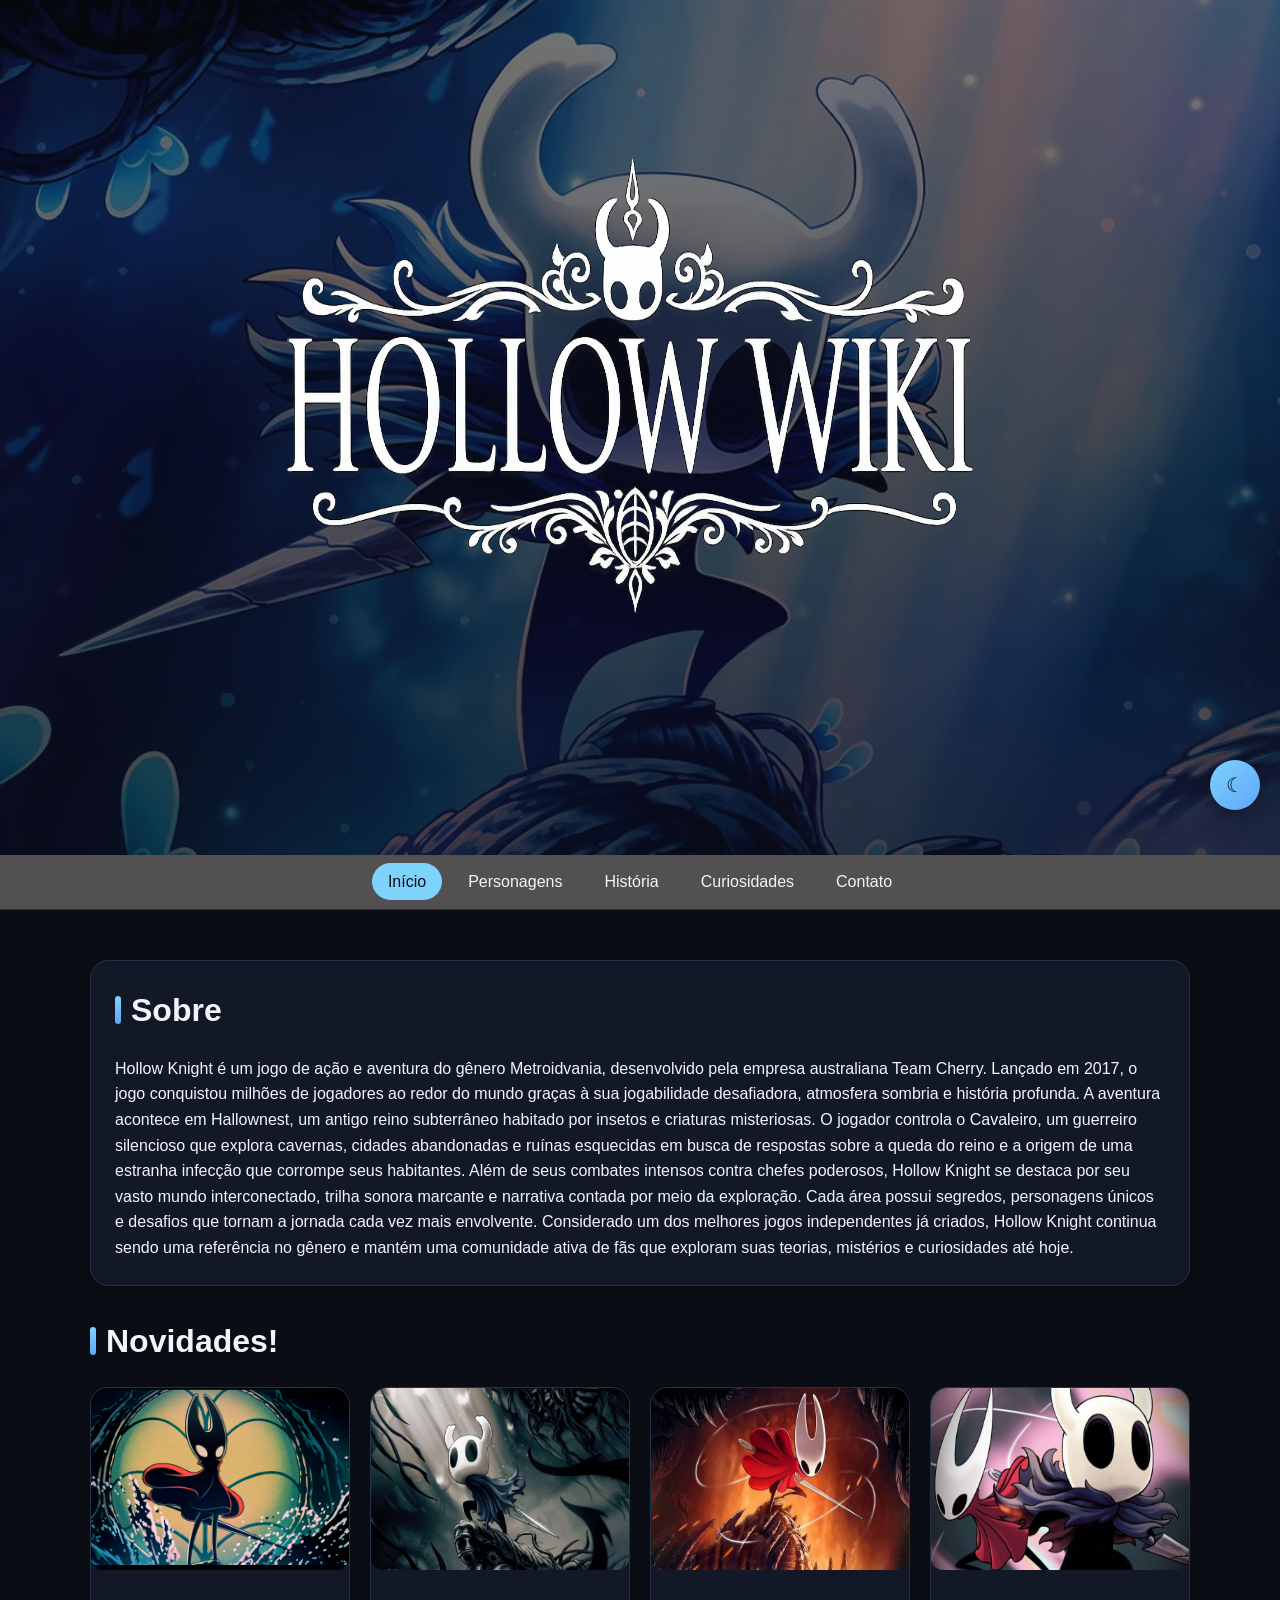
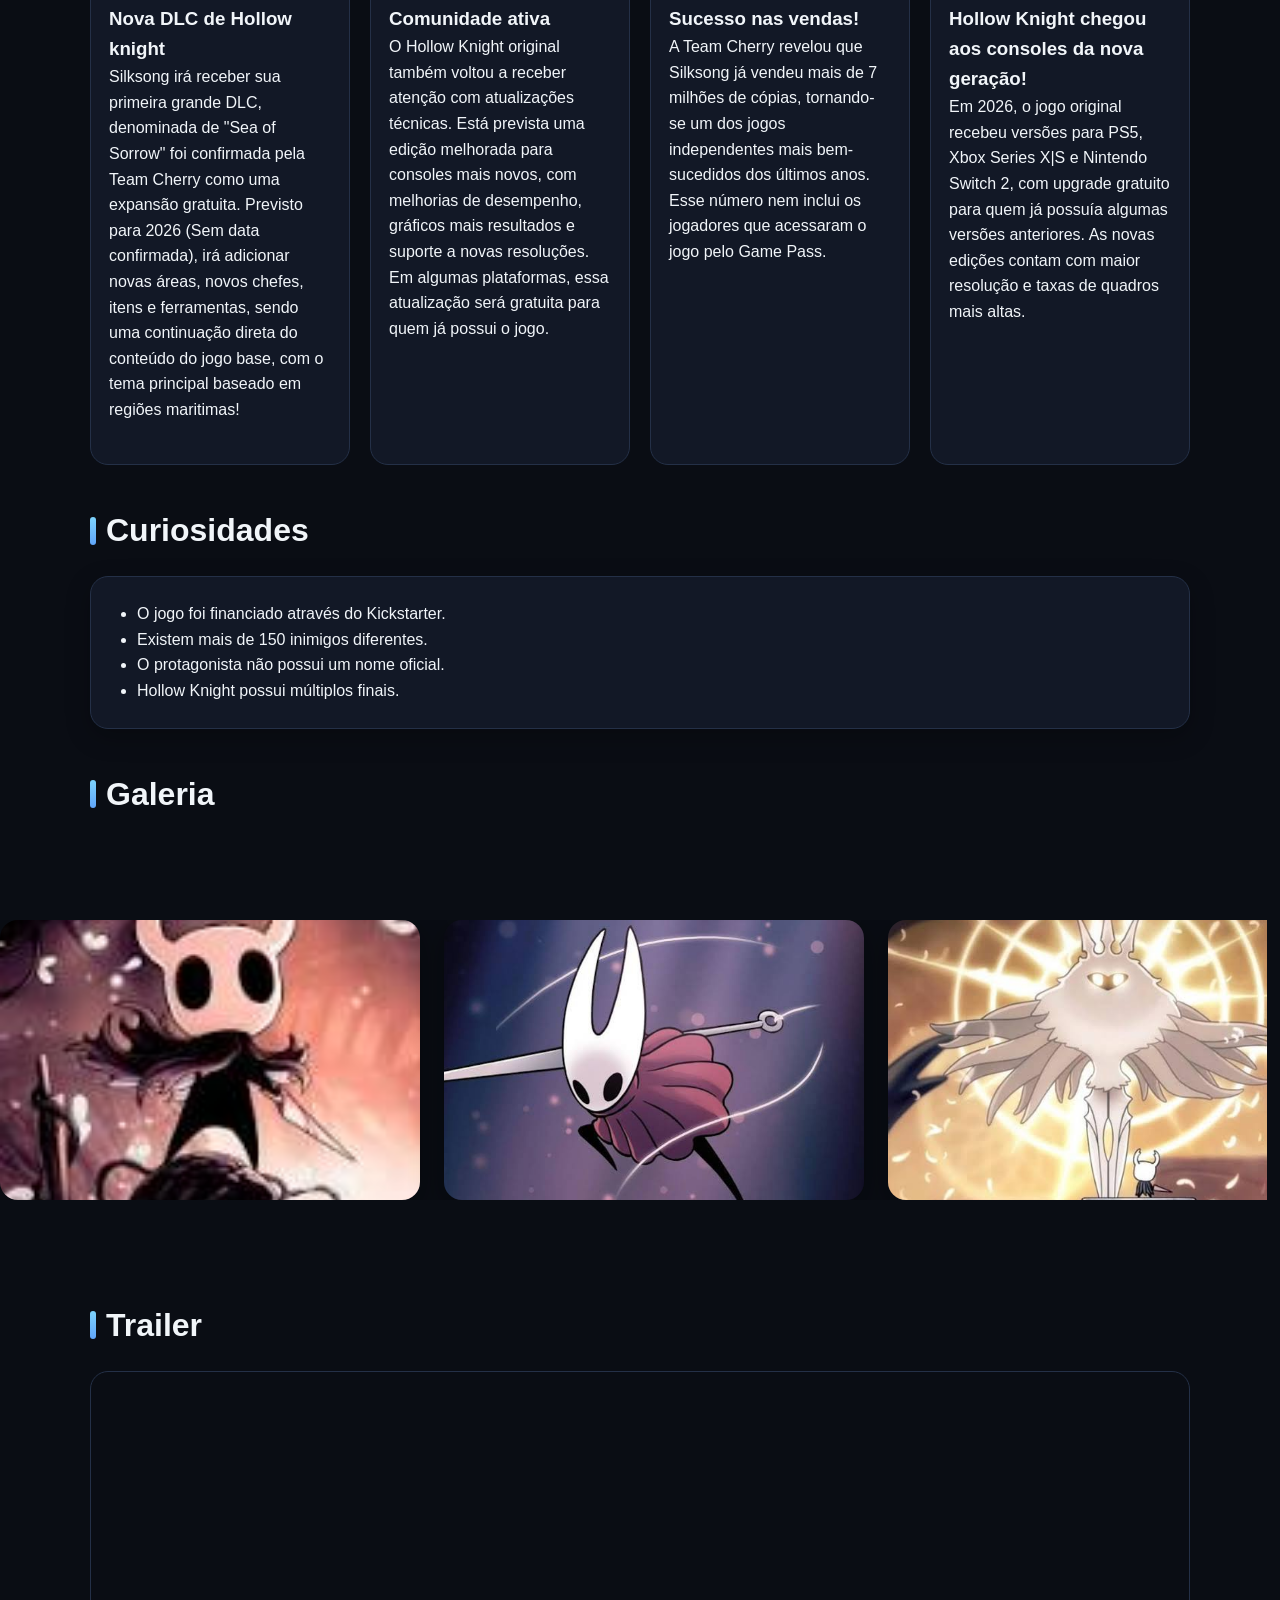
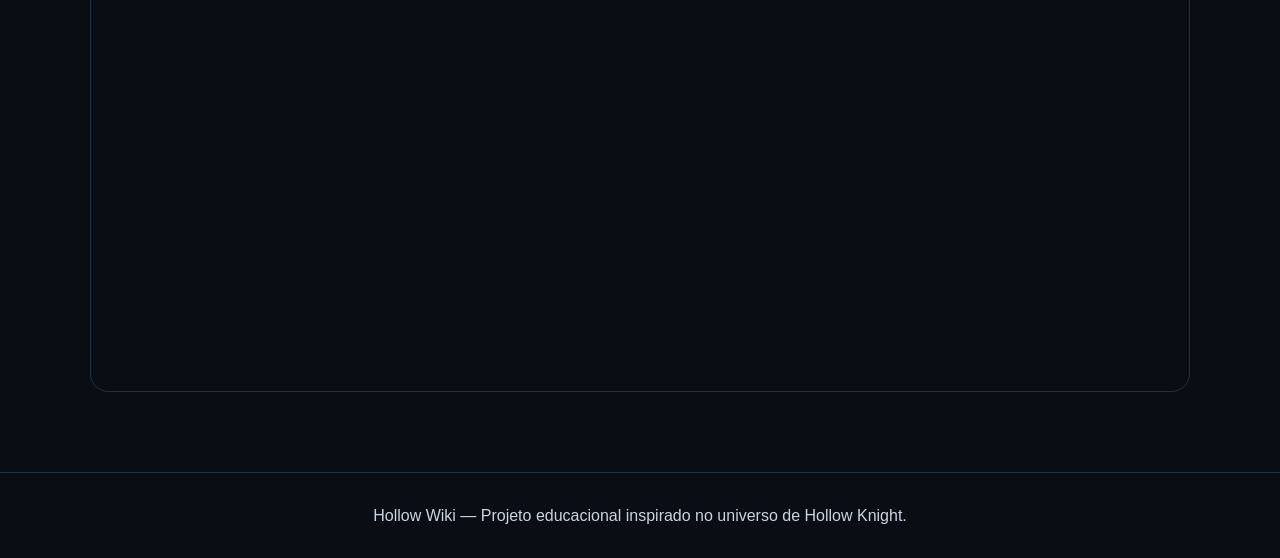
<file: index.html>
<!DOCTYPE html>
<html lang="pt-br">
<head>
    <meta charset="UTF-8">
    <meta name="viewport" content="width=device-width, initial-scale=1.0">
    <title>Hollow Wiki</title>
    <link rel="stylesheet" href="style.css">
</head>
<body>
<header class="hero">
    <div class="hero-content">
        <img src="img/hollowbanner.png" alt="">
    </div>
</header>


<nav>
    <ul>
        <li><a href="index.html" class="active">Início</a></li>
        <li><a href="personagens.html" class="">Personagens</a></li>
        <li><a href="historia.html" class="">História</a></li>
        <li><a href="curiosidades.html" class="">Curiosidades</a></li>
        <li><a href="contato.html" class="">Contato</a></li>
    </ul>
</nav>


<main class="container">
    <section class="card">
        <h2 class="section-title">Sobre</h2>
        <p>
        
            Hollow Knight é um jogo de ação e aventura do gênero Metroidvania, desenvolvido pela empresa australiana Team Cherry. Lançado em 2017, o jogo conquistou milhões de jogadores ao redor do mundo graças à sua jogabilidade desafiadora, atmosfera sombria e história profunda.

            A aventura acontece em Hallownest, um antigo reino subterrâneo habitado por insetos e criaturas misteriosas. O jogador controla o Cavaleiro, um guerreiro silencioso que explora cavernas, cidades abandonadas e ruínas esquecidas em busca de respostas sobre a queda do reino e a origem de uma estranha infecção que corrompe seus habitantes.

            Além de seus combates intensos contra chefes poderosos, Hollow Knight se destaca por seu vasto mundo interconectado, trilha sonora marcante e narrativa contada por meio da exploração. Cada área possui segredos, personagens únicos e desafios que tornam a jornada cada vez mais envolvente.

            Considerado um dos melhores jogos independentes já criados, Hollow Knight continua sendo uma referência no gênero e mantém uma comunidade ativa de fãs que exploram suas teorias, mistérios e curiosidades até hoje.

        </p>
    </section>

    <section style="margin-top:30px;">
        <h2 class="section-title">Novidades!</h2>
        <div class="news-grid">
            <article class="news-card">
                <img src="img/card1.png" alt="DLC Sea of Sorrow">
                <div class="content">
                    <h3>Nova DLC de Hollow knight</h3>
                    <p>Silksong irá receber sua primeira grande DLC, denominada de "Sea of Sorrow" foi confirmada pela Team Cherry como uma expansão gratuita. Previsto para 2026 (Sem data confirmada), irá adicionar novas áreas, novos chefes, itens e ferramentas, sendo uma continuação direta do conteúdo do jogo base, com o tema principal baseado em regiões maritimas! </p>
                </div>
            </article>
            <article class="news-card">
                <img src="img/card2.jpeg" alt="Atualização do Hollow Knight">
                <div class="content">
                    <h3>Comunidade ativa</h3>
                    <p>O Hollow Knight original também voltou a receber atenção com atualizações técnicas. Está prevista uma edição melhorada para consoles mais novos, com melhorias de desempenho, gráficos mais resultados e suporte a novas resoluções. Em algumas plataformas, essa atualização será gratuita para quem já possui o jogo.</p>
                </div>
            </article>
            <article class="news-card">
                 <img src="img/card3.jpeg" alt="sucesso nas vendas">
                <div class="content">
                    <h3>Sucesso nas vendas!</h3>
                    <p>A Team Cherry revelou que Silksong já vendeu mais de 7 milhões de cópias, tornando-se um dos jogos independentes mais bem-sucedidos dos últimos anos. Esse número nem inclui os jogadores que acessaram o jogo pelo Game Pass.</p>
                </div>
            </article>
            
             <article class="news-card">
                <img src="img/card4.jpeg" alt="Hollow Knight nos consoles da nova geração">
                <div class="content">
                    <h3>Hollow Knight chegou aos consoles da nova geração!</h3>
                    <p>Em 2026, o jogo original recebeu versões para PS5, Xbox Series X|S e Nintendo Switch 2, com upgrade gratuito para quem já possuía algumas versões anteriores. As novas edições contam com maior resolução e taxas de quadros mais altas.</p>
                </div>
            </article>
        </div>
    </section>

    <section style="margin-top:40px;">
        <h2 class="section-title">Curiosidades</h2>
        <div class="card">
            <ul class="custom">
                <li>O jogo foi financiado através do Kickstarter.</li>
                <li>Existem mais de 150 inimigos diferentes.</li>
                <li>O protagonista não possui um nome oficial.</li>
                <li>Hollow Knight possui múltiplos finais.</li>
            </ul>
        </div>
    </section>

    <section style="margin-top:40px;">
        <h2 class="section-title">Galeria</h2>
        <!-- ALTERAÇÃO: estrutura de carrossel com imagens -->
        <div class="Carrossel">
            <div class="track">
                <div class="slide"><img src="img/the knigth.jpeg" alt="Knight"></div>
                <div class="slide"><img src="img/hornet.jpeg" alt="Hornet"></div>
                <div class="slide"><img src="img/radiance.jpeg" alt="Radiance"></div>
                <div class="slide"><img src="img/Grimm.jpeg" alt="Grimm"></div>
                <div class="slide"><img src="img/hollownest.webp" alt="Hallownest"></div>
                <div class="slide"><img src="img/card1.png" alt="DLC Sea of Sorrow"></div>
                <!-- duplicação para loop contínuo -->
                <div class="slide" aria-hidden="true"><img src="img/the knigth.jpeg" alt="Knight"></div>
                <div class="slide" aria-hidden="true"><img src="img/hornet.jpeg" alt="Hornet"></div>
                <div class="slide" aria-hidden="true"><img src="img/radiance.jpeg" alt="Radiance"></div>
                <div class="slide" aria-hidden="true"><img src="img/Grimm.jpeg" alt="Grimm"></div>
                <div class="slide" aria-hidden="true"><img src="img/hollownest.webp" alt="Hallownest"></div>
                <div class="slide" aria-hidden="true"><img src="img/card1.png" alt="DLC Sea of Sorrow"></div>
            </div>
        </div>
    </section>

    <section style="margin-top:40px;">
        <h2 class="section-title">Trailer</h2>
        <div class="video-wrap">
            <iframe src="https://www.youtube.com/embed/UAO2urG23S4" title="Hollow Knight Trailer" frameborder="0" allowfullscreen></iframe>
        </div>
    </section>
</main>


<footer>
    <p>Hollow Wiki — Projeto educacional inspirado no universo de Hollow Knight.</p>
</footer>

<button id="themeBtn" title="Alternar tema">☾</button>
<button id="topBtn" title="Voltar ao topo">↑</button>
<script src="script.js"></script>

</body>
</html>
</file>
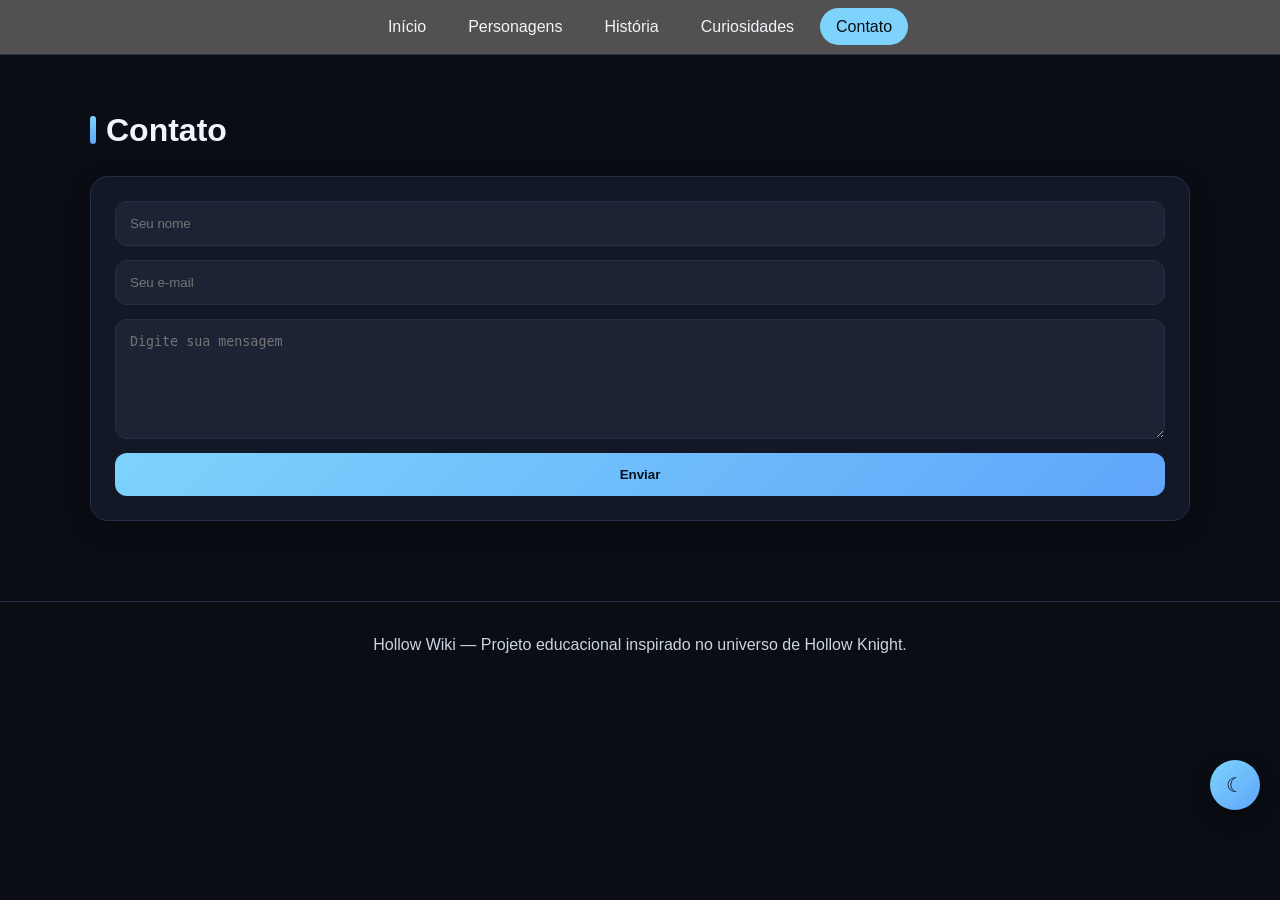
<file: contato.html>
<!DOCTYPE html>
<html lang="pt-br">
<head>
    <meta charset="UTF-8">
    <meta name="viewport" content="width=device-width, initial-scale=1.0">
    <title>Contato - Hollow Wiki</title>
    <link rel="stylesheet" href="style.css">
</head>
<body>

<nav>
    <ul>
        <li><a href="index.html" class="">Início</a></li>
        <li><a href="personagens.html" class="">Personagens</a></li>
        <li><a href="historia.html" class="">História</a></li>
        <li><a href="curiosidades.html" class="">Curiosidades</a></li>
        <li><a href="contato.html" class="active">Contato</a></li>
    </ul>
</nav>


<main class="container">
    <h1 class="section-title">Contato</h1>

    <div class="card">
        <form class="contact-form">
            <input type="text" placeholder="Seu nome" required>
            <input type="email" placeholder="Seu e-mail" required>
            <textarea rows="6" placeholder="Digite sua mensagem" required></textarea>
            <button class="primary-btn" type="submit">Enviar</button>
        </form>
    </div>
</main>


<footer>
    <p>Hollow Wiki — Projeto educacional inspirado no universo de Hollow Knight.</p>
</footer>

<button id="themeBtn" title="Alternar tema">☾</button>
<button id="topBtn" title="Voltar ao topo">↑</button>
<script src="script.js"></script>

</body>
</html>
</file>
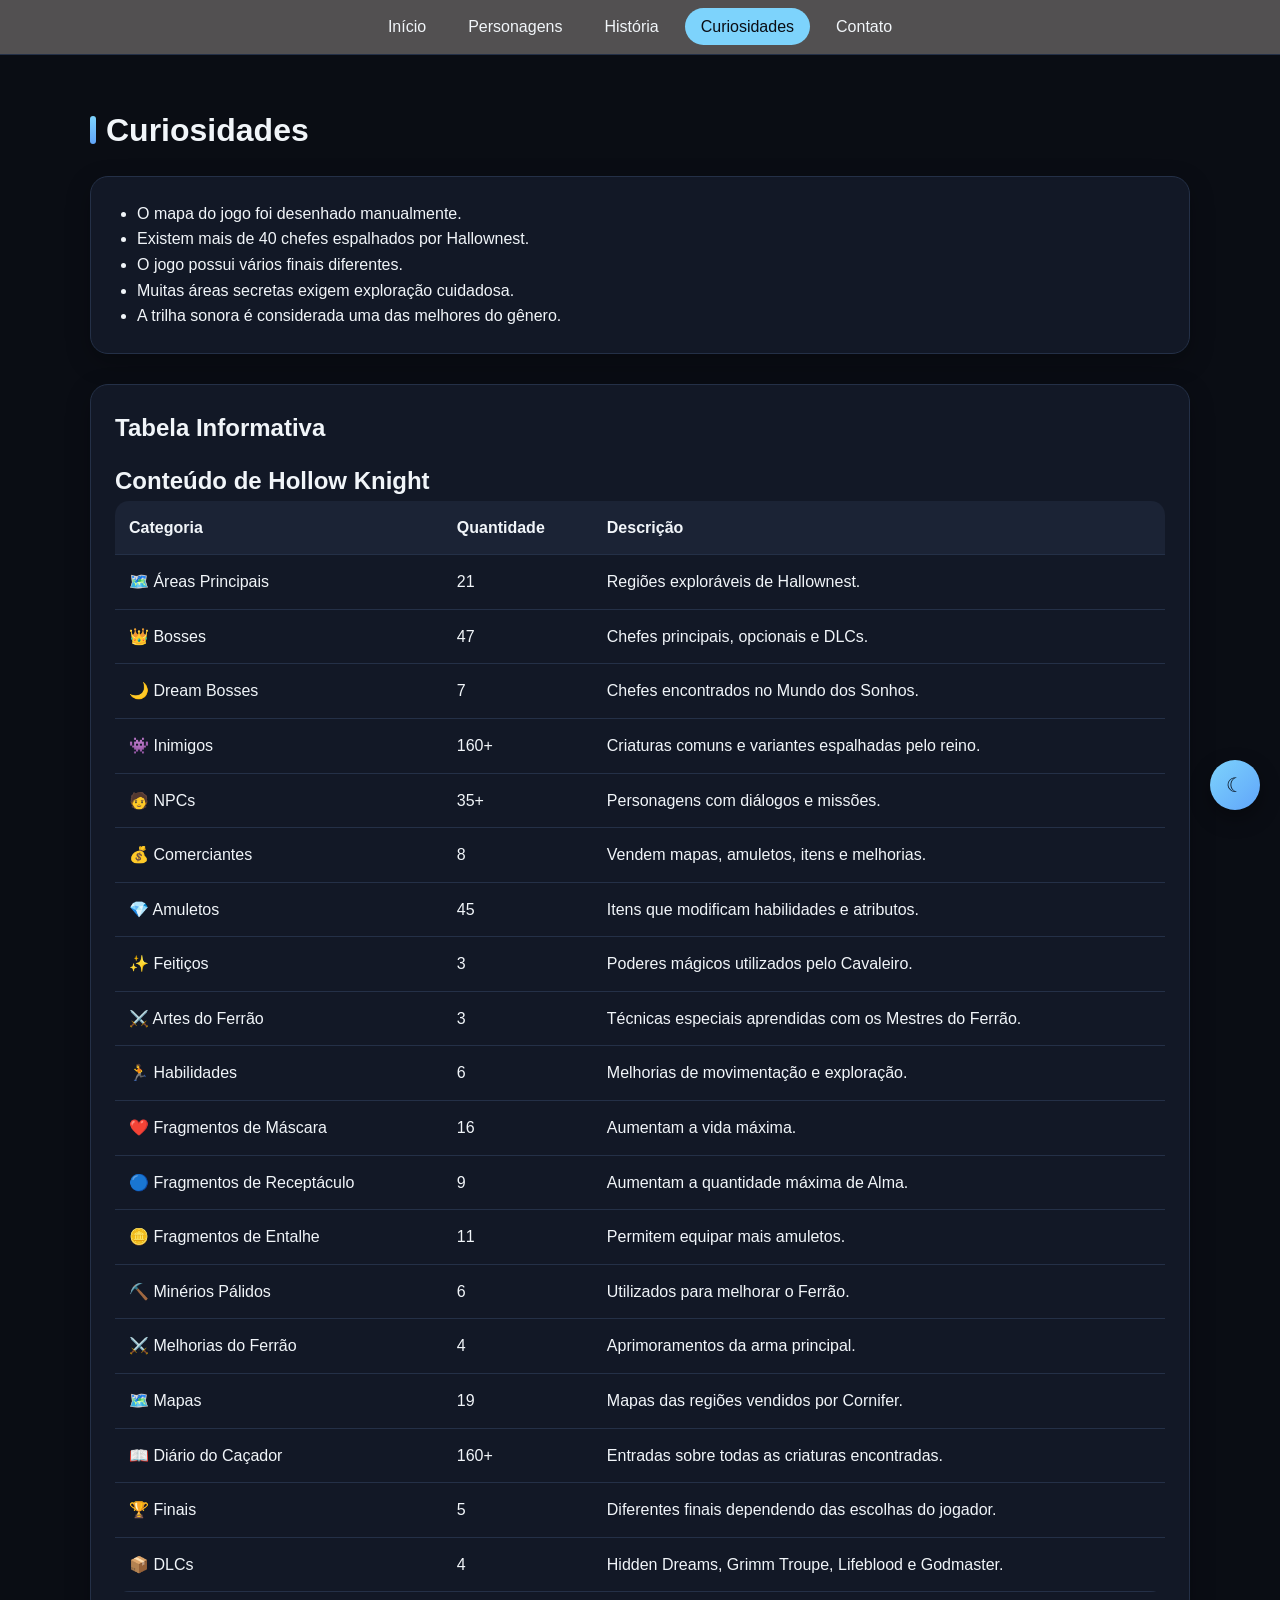
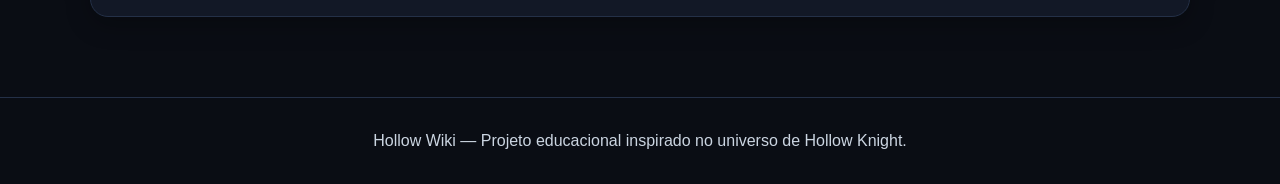
<file: curiosidades.html>
<!DOCTYPE html>
<html lang="pt-br">
<head>
    <meta charset="UTF-8">
    <meta name="viewport" content="width=device-width, initial-scale=1.0">
    <title>Curiosidades - Hollow Wiki</title>
    <link rel="stylesheet" href="style.css">
</head>
<body>

<nav>
    <ul>
        <li><a href="index.html" class="">Início</a></li>
        <li><a href="personagens.html" class="">Personagens</a></li>
        <li><a href="historia.html" class="">História</a></li>
        <li><a href="curiosidades.html" class="active">Curiosidades</a></li>
        <li><a href="contato.html" class="">Contato</a></li>
    </ul>
</nav>


<main class="container">
    <h1 class="section-title">Curiosidades</h1>

    <div class="card">
        <ul class="custom">
            <li>O mapa do jogo foi desenhado manualmente.</li>
            <li>Existem mais de 40 chefes espalhados por Hallownest.</li>
            <li>O jogo possui vários finais diferentes.</li>
            <li>Muitas áreas secretas exigem exploração cuidadosa.</li>
            <li>A trilha sonora é considerada uma das melhores do gênero.</li>
        </ul>
    </div>

    <div style="margin-top:30px;" class="card">
        <h2 style="margin-bottom:15px;">Tabela Informativa</h2>
<section class="info-jogo">
    <h2>Conteúdo de Hollow Knight</h2>

    <table class="tabela-hk">
        <thead>
            <tr>
                <th>Categoria</th>
                <th>Quantidade</th>
                <th>Descrição</th>
            </tr>
        </thead>

        <tbody>
            <tr>
                <td>🗺️ Áreas Principais</td>
                <td>21</td>
                <td>Regiões exploráveis de Hallownest.</td>
            </tr>

            <tr>
                <td>👑 Bosses</td>
                <td>47</td>
                <td>Chefes principais, opcionais e DLCs.</td>
            </tr>

            <tr>
                <td>🌙 Dream Bosses</td>
                <td>7</td>
                <td>Chefes encontrados no Mundo dos Sonhos.</td>
            </tr>

            <tr>
                <td>👾 Inimigos</td>
                <td>160+</td>
                <td>Criaturas comuns e variantes espalhadas pelo reino.</td>
            </tr>

            <tr>
                <td>🧑 NPCs</td>
                <td>35+</td>
                <td>Personagens com diálogos e missões.</td>
            </tr>

            <tr>
                <td>💰 Comerciantes</td>
                <td>8</td>
                <td>Vendem mapas, amuletos, itens e melhorias.</td>
            </tr>

            <tr>
                <td>💎 Amuletos</td>
                <td>45</td>
                <td>Itens que modificam habilidades e atributos.</td>
            </tr>

            <tr>
                <td>✨ Feitiços</td>
                <td>3</td>
                <td>Poderes mágicos utilizados pelo Cavaleiro.</td>
            </tr>

            <tr>
                <td>⚔️ Artes do Ferrão</td>
                <td>3</td>
                <td>Técnicas especiais aprendidas com os Mestres do Ferrão.</td>
            </tr>

            <tr>
                <td>🏃 Habilidades</td>
                <td>6</td>
                <td>Melhorias de movimentação e exploração.</td>
            </tr>

            <tr>
                <td>❤️ Fragmentos de Máscara</td>
                <td>16</td>
                <td>Aumentam a vida máxima.</td>
            </tr>

            <tr>
                <td>🔵 Fragmentos de Receptáculo</td>
                <td>9</td>
                <td>Aumentam a quantidade máxima de Alma.</td>
            </tr>

            <tr>
                <td>🪙 Fragmentos de Entalhe</td>
                <td>11</td>
                <td>Permitem equipar mais amuletos.</td>
            </tr>

            <tr>
                <td>⛏️ Minérios Pálidos</td>
                <td>6</td>
                <td>Utilizados para melhorar o Ferrão.</td>
            </tr>

            <tr>
                <td>⚔️ Melhorias do Ferrão</td>
                <td>4</td>
                <td>Aprimoramentos da arma principal.</td>
            </tr>

            <tr>
                <td>🗺️ Mapas</td>
                <td>19</td>
                <td>Mapas das regiões vendidos por Cornifer.</td>
            </tr>

            <tr>
                <td>📖 Diário do Caçador</td>
                <td>160+</td>
                <td>Entradas sobre todas as criaturas encontradas.</td>
            </tr>

            <tr>
                <td>🏆 Finais</td>
                <td>5</td>
                <td>Diferentes finais dependendo das escolhas do jogador.</td>
            </tr>

            <tr>
                <td>📦 DLCs</td>
                <td>4</td>
                <td>Hidden Dreams, Grimm Troupe, Lifeblood e Godmaster.</td>
            </tr>
        </tbody>
    </table>
</section>
    </div>
</main>


<footer>
    <p>Hollow Wiki — Projeto educacional inspirado no universo de Hollow Knight.</p>
</footer>

<button id="themeBtn" title="Alternar tema">☾</button>
<button id="topBtn" title="Voltar ao topo">↑</button>
<script src="script.js"></script>

</body>
</html>
</file>
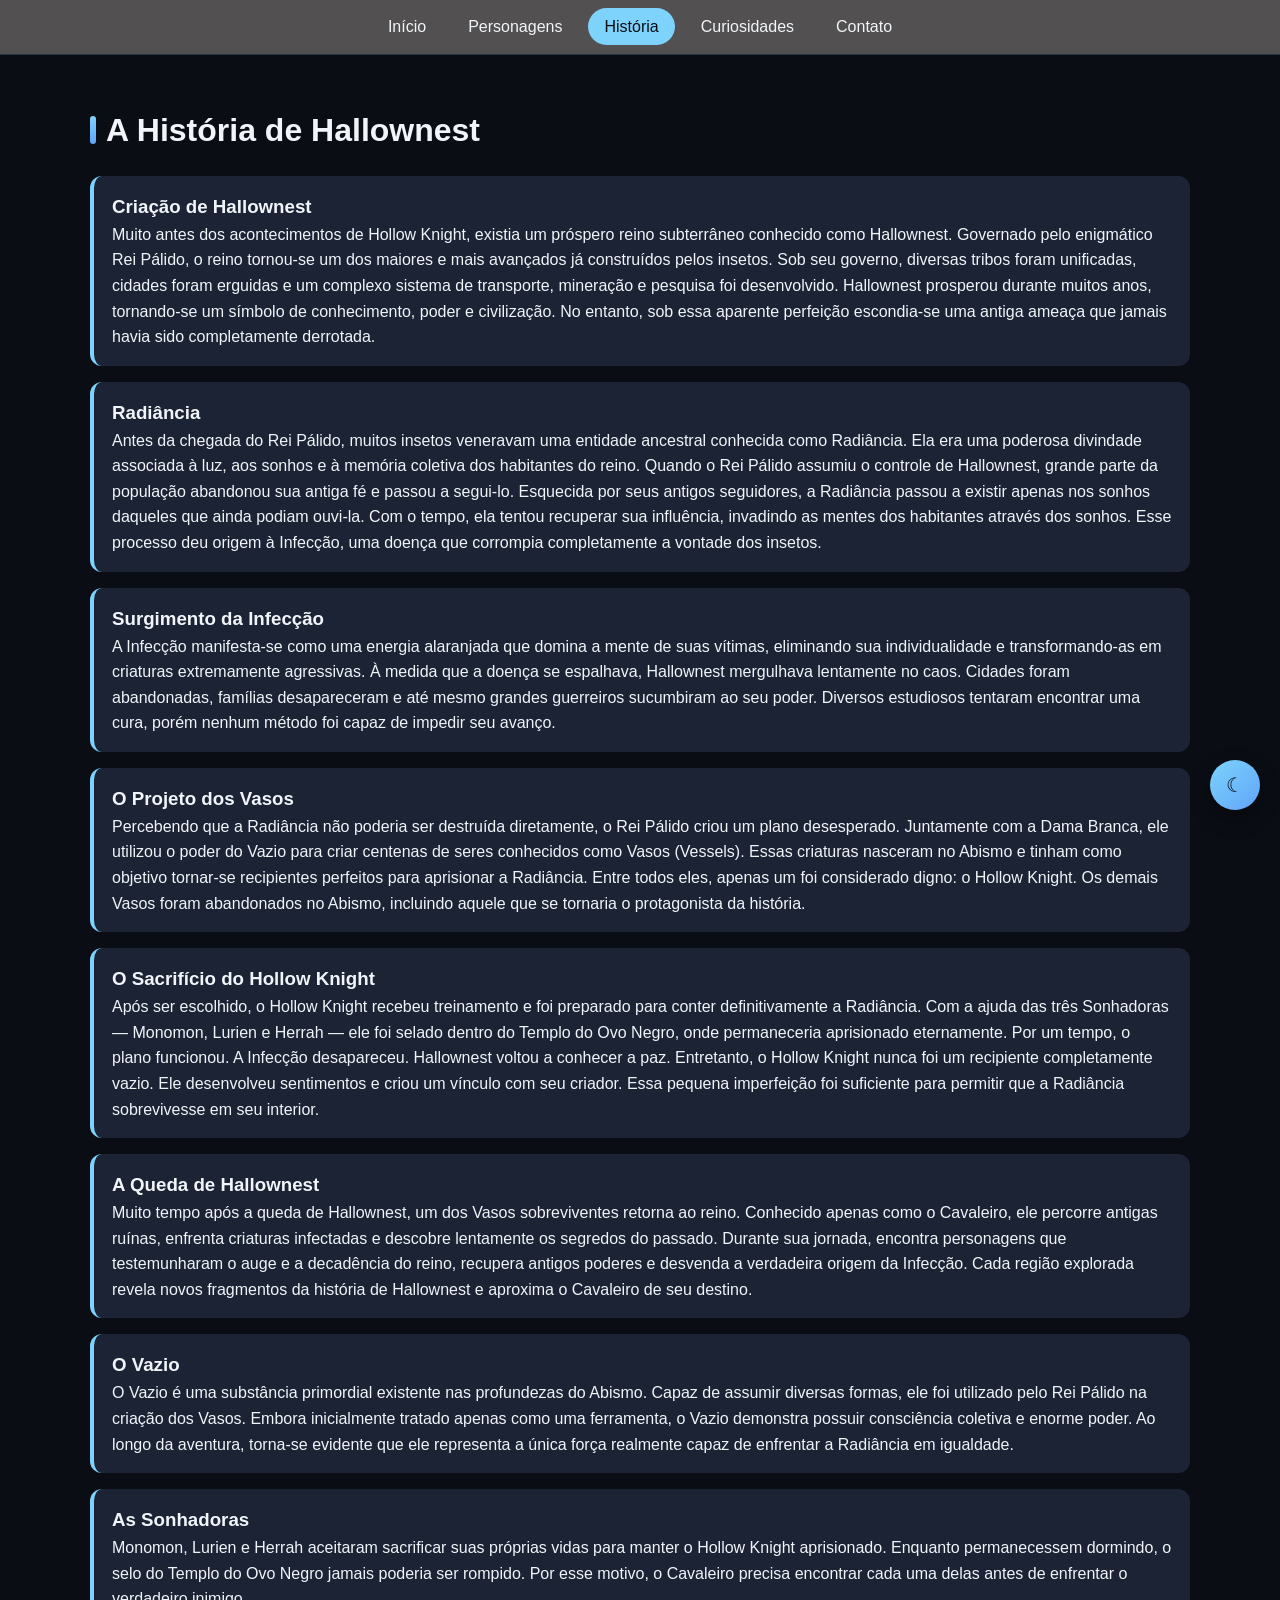
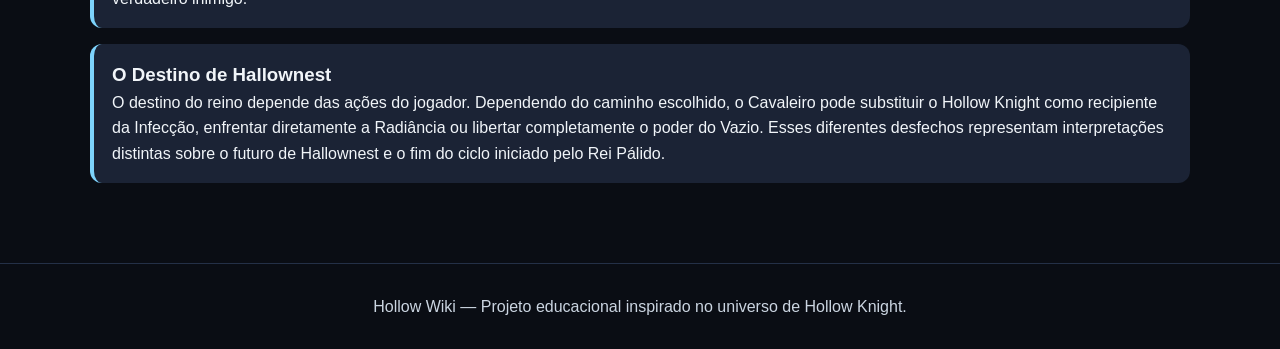
<file: historia.html>
<!DOCTYPE html>
<html lang="pt-br">
<head>
    <meta charset="UTF-8">
    <meta name="viewport" content="width=device-width, initial-scale=1.0">
    <title>História - Hollow Wiki</title>
    <link rel="stylesheet" href="style.css">
</head>
<body>

<nav>
    <ul>
        <li><a href="index.html" class="">Início</a></li>
        <li><a href="personagens.html" class="">Personagens</a></li>
        <li><a href="historia.html" class="active">História</a></li>
        <li><a href="curiosidades.html" class="">Curiosidades</a></li>
        <li><a href="contato.html" class="">Contato</a></li>
    </ul>
</nav>


<main class="container">
    <h1 class="section-title">A História de Hallownest</h1>

    <div class="timeline">
        <div class="event">
            <h3>Criação de Hallownest</h3>
            <p>Muito antes dos acontecimentos de Hollow Knight, existia um próspero reino subterrâneo conhecido como Hallownest. Governado pelo enigmático Rei Pálido, o reino tornou-se um dos maiores e mais avançados já construídos pelos insetos. Sob seu governo, diversas tribos foram unificadas, cidades foram erguidas e um complexo sistema de transporte, mineração e pesquisa foi desenvolvido.
Hallownest prosperou durante muitos anos, tornando-se um símbolo de conhecimento, poder e civilização. No entanto, sob essa aparente perfeição escondia-se uma antiga ameaça que jamais havia sido completamente derrotada.</p>
        </div>

        <div class="event">
            <h3>Radiância</h3>
            <p>Antes da chegada do Rei Pálido, muitos insetos veneravam uma entidade ancestral conhecida como Radiância. Ela era uma poderosa divindade associada à luz, aos sonhos e à memória coletiva dos habitantes do reino.

Quando o Rei Pálido assumiu o controle de Hallownest, grande parte da população abandonou sua antiga fé e passou a segui-lo. Esquecida por seus antigos seguidores, a Radiância passou a existir apenas nos sonhos daqueles que ainda podiam ouvi-la.

Com o tempo, ela tentou recuperar sua influência, invadindo as mentes dos habitantes através dos sonhos. Esse processo deu origem à Infecção, uma doença que corrompia completamente a vontade dos insetos.</p>
        </div>

        <div class="event">
            <h3>Surgimento da Infecção</h3>
            <p>A Infecção manifesta-se como uma energia alaranjada que domina a mente de suas vítimas, eliminando sua individualidade e transformando-as em criaturas extremamente agressivas.

À medida que a doença se espalhava, Hallownest mergulhava lentamente no caos. Cidades foram abandonadas, famílias desapareceram e até mesmo grandes guerreiros sucumbiram ao seu poder.

Diversos estudiosos tentaram encontrar uma cura, porém nenhum método foi capaz de impedir seu avanço.</p>
        </div>

        <div class="event">
            <h3>O Projeto dos Vasos</h3>
            <p>Percebendo que a Radiância não poderia ser destruída diretamente, o Rei Pálido criou um plano desesperado.

Juntamente com a Dama Branca, ele utilizou o poder do Vazio para criar centenas de seres conhecidos como Vasos (Vessels).

Essas criaturas nasceram no Abismo e tinham como objetivo tornar-se recipientes perfeitos para aprisionar a Radiância.

Entre todos eles, apenas um foi considerado digno: o Hollow Knight.

Os demais Vasos foram abandonados no Abismo, incluindo aquele que se tornaria o protagonista da história.</p>
        </div>

        <div class="event">
            <h3>O Sacrifício do Hollow Knight</h3>
            <p>Após ser escolhido, o Hollow Knight recebeu treinamento e foi preparado para conter definitivamente a Radiância.

Com a ajuda das três Sonhadoras — Monomon, Lurien e Herrah — ele foi selado dentro do Templo do Ovo Negro, onde permaneceria aprisionado eternamente.

Por um tempo, o plano funcionou.

A Infecção desapareceu.

Hallownest voltou a conhecer a paz.

Entretanto, o Hollow Knight nunca foi um recipiente completamente vazio.

Ele desenvolveu sentimentos e criou um vínculo com seu criador.

Essa pequena imperfeição foi suficiente para permitir que a Radiância sobrevivesse em seu interior.</p>
        </div>

        <div class="event">
            <h3>A Queda de Hallownest</h3>
            <p>Muito tempo após a queda de Hallownest, um dos Vasos sobreviventes retorna ao reino.

Conhecido apenas como o Cavaleiro, ele percorre antigas ruínas, enfrenta criaturas infectadas e descobre lentamente os segredos do passado.

Durante sua jornada, encontra personagens que testemunharam o auge e a decadência do reino, recupera antigos poderes e desvenda a verdadeira origem da Infecção.

Cada região explorada revela novos fragmentos da história de Hallownest e aproxima o Cavaleiro de seu destino.</p>
        </div>

        <div class="event">
            <h3>O Vazio</h3>
            <p>O Vazio é uma substância primordial existente nas profundezas do Abismo.

Capaz de assumir diversas formas, ele foi utilizado pelo Rei Pálido na criação dos Vasos.

Embora inicialmente tratado apenas como uma ferramenta, o Vazio demonstra possuir consciência coletiva e enorme poder.

Ao longo da aventura, torna-se evidente que ele representa a única força realmente capaz de enfrentar a Radiância em igualdade.</p>
        </div>

        <div class="event">
            <h3>As Sonhadoras</h3>
            <p>Monomon, Lurien e Herrah aceitaram sacrificar suas próprias vidas para manter o Hollow Knight aprisionado.

Enquanto permanecessem dormindo, o selo do Templo do Ovo Negro jamais poderia ser rompido.

Por esse motivo, o Cavaleiro precisa encontrar cada uma delas antes de enfrentar o verdadeiro inimigo.</p>
        </div>

        <div class="event">
            <h3>O Destino de Hallownest</h3>
            <p>O destino do reino depende das ações do jogador.

Dependendo do caminho escolhido, o Cavaleiro pode substituir o Hollow Knight como recipiente da Infecção, enfrentar diretamente a Radiância ou libertar completamente o poder do Vazio.

Esses diferentes desfechos representam interpretações distintas sobre o futuro de Hallownest e o fim do ciclo iniciado pelo Rei Pálido.</p>
        </div>
    </div>
</main>


<footer>
    <p>Hollow Wiki — Projeto educacional inspirado no universo de Hollow Knight.</p>
</footer>

<button id="themeBtn" title="Alternar tema">☾</button>
<button id="topBtn" title="Voltar ao topo">↑</button>
<script src="script.js"></script>

</body>
</html>
</file>
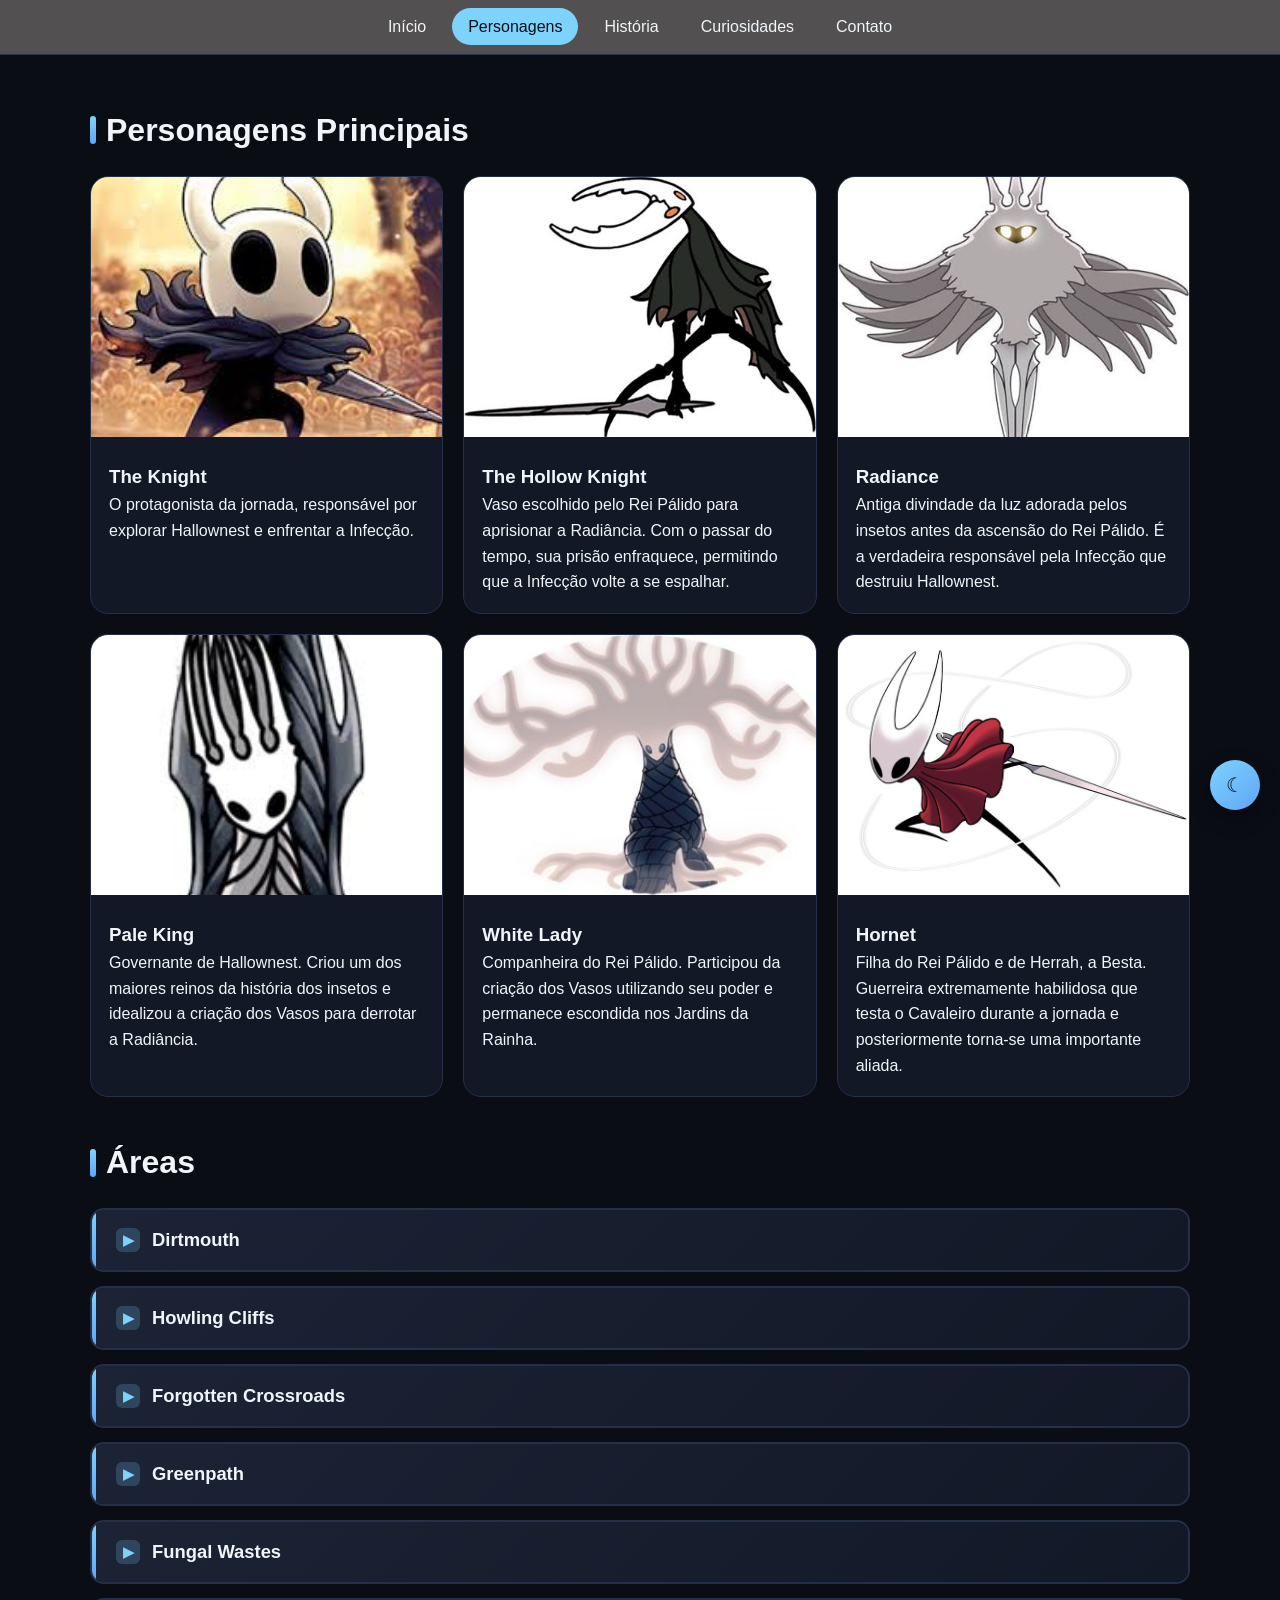
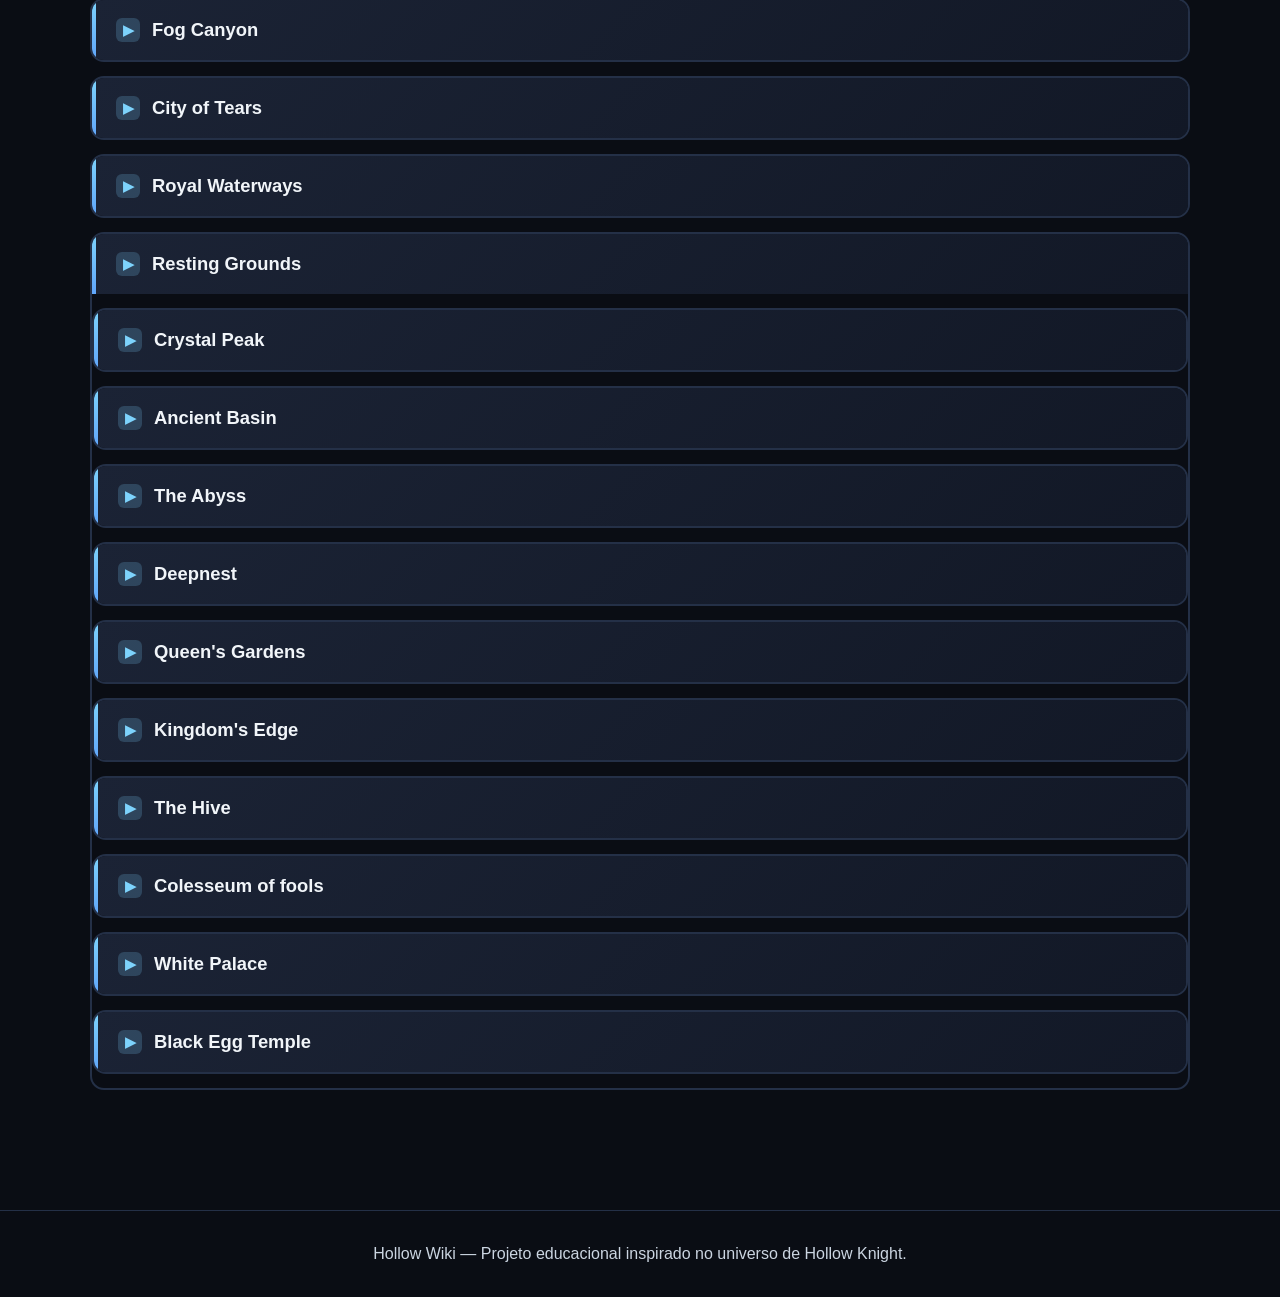
<file: personagens.html>
<!DOCTYPE html>
<html lang="pt-br">
<head>
    <meta charset="UTF-8">
    <meta name="viewport" content="width=device-width, initial-scale=1.0">
    <title>Personagens - Hollow Wiki</title>
    <link rel="stylesheet" href="style.css">
</head>
<body>

<nav>
    <ul>
        <li><a href="index.html" class="">Início</a></li>
        <li><a href="personagens.html" class="active">Personagens</a></li>
        <li><a href="historia.html" class="">História</a></li>
        <li><a href="curiosidades.html" class="">Curiosidades</a></li>
        <li><a href="contato.html" class="">Contato</a></li>
    </ul>
</nav>

<main class="container">
    <section style="margin-bottom:40px;">
        <h1 class="section-title">Personagens Principais</h1>
        <div class="characters">
            <div class="character-card">
                <img src="personagens/Knight.jpeg" alt="O Cavaleiro">
                <div class="content">
                    <h3>The Knight</h3>
                    <p>O protagonista da jornada, responsável por explorar Hallownest e enfrentar a Infecção.</p>
                </div>
            </div>

            <div class="character-card">
                <img src="personagens/HollowKnight.jpeg" alt="O Cavaleiro">
                <div class="content">
                    <h3>The Hollow Knight</h3>
                    <p>Vaso escolhido pelo Rei Pálido para aprisionar a Radiância. Com o passar do tempo, sua prisão enfraquece, permitindo que a Infecção volte a se espalhar.</p>
                </div>
            </div>

            <div class="character-card">
                <img src="personagens/Radiance.jpeg" alt="Radiance">
                <div class="content">
                    <h3>Radiance</h3>
                    <p>Antiga divindade da luz adorada pelos insetos antes da ascensão do Rei Pálido. É a verdadeira responsável pela Infecção que destruiu Hallownest.</p>
                </div>
            </div>

            <div class="character-card">
                <img src="personagens/PaleKing.jpeg" alt="Pale King">
                <div class="content">
                    <h3>Pale King</h3>
                    <p>Governante de Hallownest. Criou um dos maiores reinos da história dos insetos e idealizou a criação dos Vasos para derrotar a Radiância.</p>
                </div>
            </div>

             <div class="character-card">
                <img src="personagens/White Lady.jpeg" alt="White Lady">
                <div class="content">
                    <h3>White Lady</h3>
                    <p>Companheira do Rei Pálido. Participou da criação dos Vasos utilizando seu poder e permanece escondida nos Jardins da Rainha.</p>
                </div>
            </div>
            

            <div class="character-card">
                <img src="personagens/Hornet.jpeg" alt="Hornet">
                <div class="content">
                    <h3>Hornet</h3>
                    <p>Filha do Rei Pálido e de Herrah, a Besta. 
                    Guerreira extremamente habilidosa que testa o Cavaleiro durante 
                    a jornada e posteriormente torna-se uma importante aliada.</p>
                </div>
            </div>
        </div>
    </section>

  
    <!-- ADIÇÃO: Seções por Área do Jogo com Accordion -->
    <section style="margin-bottom:40px;">
        <h2 class="section-title">Áreas</h2>
                     <!--Dirtmouth -->
        <div class="accordion-item">
            <button class="accordion-header" data-area="Dirtmouth">
                <span class="accordion-icon">▶</span> Dirtmouth
            </button>
            <div class="accordion-content" id="Dirtmouth" style="display:none;">
                <div class="area-section">
                    <h3 class="area-subtitle">Mapa</h3>
                    <div class="characters">   
                        <div class="character-card2">
                            <img src="áreas/Dirtmouth.jpeg" alt="Dirtmouth">
                            <div class="content">
                        
                            </div>
                        </div>
                    </div>
                </div>
               
                
            </div>
        </div>
                   <!--Howling Cliffs-->
        <div class="accordion-item">
            <button class="accordion-header" data-area="howlingcliffs">
                <span class="accordion-icon">▶</span> Howling Cliffs
            </button>
            <div class="accordion-content" id="howlingcliffs" style="display:none;">
                <div class="area-section">
                    <h3 class="area-subtitle">Mapa</h3>
                    <div class="characters">
                        <div class="character2-card">
                            <img src="áreas/Howling Cliffs.jpeg" alt="Shell Knight">
                            <div class="content">
                                
                            </div>
                        </div>
                    </div>
                </div>
                
                
            </div>
        </div>
                            <!--Forgotten Crossroads-->
        <div class="accordion-item">
            <button class="accordion-header" data-area="forgottencrossroads">
                <span class="accordion-icon">▶</span> Forgotten Crossroads
            </button>
            <div class="accordion-content" id="forgottencrossroads" style="display:none;">
                <div class="area-section">
                    <h3 class="area-subtitle">Mapa</h3>
                    <div class="characters">
                        <div class="character2-card">
                            <img src="áreas/Forgotten crossroads map.jpeg" alt="Forgotten Crossroads">
                           
                            
                        </div>
                    </div>
                </div>
                
            </div>
        </div>
                         <!-- Greenpath -->
        <div class="accordion-item">
            <button class="accordion-header" data-area="greenpath">
                <span class="accordion-icon">▶</span> Greenpath
            </button>
            <div class="accordion-content" id="greenpath" style="display:none;">
                <div class="area-section">
                    <h3 class="area-subtitle">Mapa</h3>
                    <div class="characters">
                        <div class="character2-card">
                            <img src="áreas/greenpatfh.jpeg" alt="Greenpath">
                           
                            
                        </div>
                    </div>
                </div>
                
            </div>
        </div>
        <!-- Fungal Wastes-->
         <div class="accordion-item">
            <button class="accordion-header" data-area="fungalwastes">
                <span class="accordion-icon">▶</span> Fungal Wastes
            </button>
            <div class="accordion-content" id="fungalwastes" style="display:none;">
                <div class="area-section">
                    <h3 class="area-subtitle">Mapa</h3>
                    <div class="characters">
                        <div class="character2-card">
                            <img src="áreas/Fungal wastes map.jpeg" alt="Fungal Wastes">
                           
                            
                        </div>
                    </div>
                </div>
                
            </div>
        </div>
        <!-- Fog canyon -->
        <div class="accordion-item">
            <button class="accordion-header" data-area="fogcanyon">
                <span class="accordion-icon">▶</span> Fog Canyon
            </button>
            <div class="accordion-content" id="fogcanyon" style="display:none;">
                <div class="area-section">
                    <h3 class="area-subtitle">Mapa</h3>
                    <div class="characters">
                        <div class="character2-card">
                            <img src="áreas/Fog Canyon.jpeg" alt="Fog Canyon">
                           
                        </div>
                    </div>
                </div>
            </div>
        </div>

        <!-- City of Tears -->
        <div class="accordion-item">
            <button class="accordion-header" data-area="cityoftears">
                <span class="accordion-icon">▶</span> City of Tears
            </button>
            <div class="accordion-content" id="cityoftears" style="display:none;">
                <div class="area-section">
                    <h3 class="area-subtitle">Mapa</h3>
                    <div class="characters">
                        <div class="character2-card">
                            <img src="áreas/City of tears map.jpeg" alt="City of Tears">
                           
                            
                        </div>
                    </div>
                </div>
                
            </div>
        </div>
        <!-- Royal Waterways -->
         <div class="accordion-item">
            <button class="accordion-header" data-area="royalwaterways">
                <span class="accordion-icon">▶</span> Royal Waterways
            </button>
            <div class="accordion-content" id="royalwaterways" style="display:none;">
                <div class="area-section">
                    <h3 class="area-subtitle">Mapa</h3>
                    <div class="characters">
                        <div class="character2-card">
                            <img src="áreas/Royal waterways.jpeg" alt="Royal Waterways">
                           
                            
                        </div>
                    </div>
                </div>
                
            </div>
        </div>
        <!--Resting grounds-->
         <div class="accordion-item">
            <button class="accordion-header" data-area="restinggrounds">
                <span class="accordion-icon">▶</span> Resting Grounds
            </button>
            <div class="accordion-content" id="restinggrounds" style="display:none;">
                <div class="area-section">
                    <h3 class="area-subtitle">Mapa</h3>
                    <div class="characters">
                        <div class="character2-card">
                            <img src="áreas/Resting Grounds map hollow knight.jpeg" alt="Resting Grounds">
                           
                            
                        </div>
                    </div>
                </div>
                
            </div>
            <!-- Crystal Peak -->
             <div class="accordion-item">
            <button class="accordion-header" data-area="crystalpeak">
                <span class="accordion-icon">▶</span> Crystal Peak
            </button>
            <div class="accordion-content" id="crystalpeak" style="display:none;">
                <div class="area-section">
                    <h3 class="area-subtitle">Mapa</h3>
                    <div class="characters">
                        <div class="character2-card">
                            <img src="áreas/crystal peak.jpeg" alt="Crystal Peak">
                           
                            
                        </div>
                    </div>
                </div>
                
            </div>
        </div>
        <!-- Ancient Basin -->
         <div class="accordion-item">
            <button class="accordion-header" data-area="ancientbasin">
                <span class="accordion-icon">▶</span> Ancient Basin
            </button>
            <div class="accordion-content" id="ancientbasin" style="display:none;">
                <div class="area-section">
                    <h3 class="area-subtitle">Mapa</h3>
                    <div class="characters">
                        <div class="character2-card">
                            <img src="áreas/Ancient Basin.jpeg" alt="Ancient Basin">
                           
                            
                        </div>
                    </div>
                </div>
                
            </div>
        </div>
        <!--The abyss -->
        <div class="accordion-item">
            <button class="accordion-header" data-area="theabyss">
                <span class="accordion-icon">▶</span> The Abyss
            </button>
            <div class="accordion-content" id="theabyss" style="display:none;">
                <div class="area-section">
                    <h3 class="area-subtitle">Mapa</h3>
                    <div class="characters">
                        <div class="character2-card">
                            <img src="áreas/The Abyss.jpeg" alt="The Abyss">
                           
                            
                        </div>
                    </div>
                </div>
                
            </div>
        </div>
       <!--Deepnest -->
       <div class="accordion-item">
            <button class="accordion-header" data-area="Deepnest">
                <span class="accordion-icon">▶</span> Deepnest
            </button>
            <div class="accordion-content" id="Deepnest" style="display:none;">
                <div class="area-section">
                    <h3 class="area-subtitle">Mapa</h3>
                    <div class="characters">
                        <div class="character2-card">
                            <img src="áreas/Deepnest map.jpeg" alt="Deepnest">
                           
                            
                        </div>
                    </div>
                </div>
                
            </div>
        </div>
        <!-- Queen's Gardens -->
         <div class="accordion-item">
            <button class="accordion-header" data-area="QueensGardens">
                <span class="accordion-icon">▶</span> Queen's Gardens
            </button>
            <div class="accordion-content" id="QueensGardens" style="display:none;">
                <div class="area-section">
                    <h3 class="area-subtitle">Mapa</h3>
                    <div class="characters">
                        <div class="character2-card">
                            <img src="áreas/queens garden.jpeg" alt="Queen's Gardens">
                           
                            
                        </div>
                    </div>
                </div>
                
            </div>
        </div>
        <!--Kingdom's Edge -->
        <div class="accordion-item">
            <button class="accordion-header" data-area="KingdomsEdge">
                <span class="accordion-icon">▶</span> Kingdom's Edge
            </button>
            <div class="accordion-content" id="KingdomsEdge" style="display:none;">
                <div class="area-section">
                    <h3 class="area-subtitle">Mapa</h3>
                    <div class="characters">
                        <div class="character2-card">
                            <img src="áreas/Kingdoms Edge map hollow knight.jpeg" alt="Kingdom's Edge">
                           
                            
                        </div>
                    </div>
                </div>
                
            </div>
        </div>
        <!--The hive-->
        <div class="accordion-item">
            <button class="accordion-header" data-area="TheHive">
                <span class="accordion-icon">▶</span> The Hive
            </button>
            <div class="accordion-content" id="TheHive" style="display:none;">
                <div class="area-section">
                    <h3 class="area-subtitle">Mapa</h3>
                    <div class="characters">
                        <div class="character2-card">
                            <img src="áreas/The hive.jpeg" alt="The Hive">
                           
                            
                        </div>
                    </div>
                </div>
                
            </div>
        </div>
        <!-- Colesseum of fools-->
         <div class="accordion-item">
            <button class="accordion-header" data-area="ColesseumOfFools">
                <span class="accordion-icon">▶</span> Colesseum of fools
            </button>
            <div class="accordion-content" id="ColesseumOfFools" style="display:none;">
                <div class="area-section">
                    <h3 class="area-subtitle">Mapa</h3>
                    <div class="characters">
                        <div class="character2-card">
                            <img src="áreas/colesseum of fouls.jpeg" alt="Colesseum of fools">
                           
                            
                        </div>
                    </div>
                </div>
                
            </div>
        </div>
        <!--White Palace-->
        <div class="accordion-item">
            <button class="accordion-header" data-area="WhitePalace">
                <span class="accordion-icon">▶</span> White Palace
            </button>
            <div class="accordion-content" id="WhitePalace" style="display:none;">
                <div class="area-section">
                    <h3 class="area-subtitle">Mapa</h3>
                    <div class="characters">
                        <div class="character2-card">
                            <img src="áreas/White Palace.jpeg" alt="White Palace">
                           
                            
                        </div>
                    </div>
                </div>
                
            </div>
        </div>
        <!--Black Egg Temple-->
        <div class="accordion-item">
            <button class="accordion-header" data-area="BlackEggTemple">
                <span class="accordion-icon">▶</span> Black Egg Temple
            </button>
            <div class="accordion-content" id="BlackEggTemple" style="display:none;">
                <div class="area-section">
                    <h3 class="area-subtitle">Mapa</h3>
                    <div class="characters">
                        <div class="character2-card">
                            <img src="áreas/Temple of the black egg.jpeg" alt="Black Egg Temple">
                           
                            
                        </div>
                    </div>
                </div>
                
            </div>
        </div>  

    </section>
</main>


<footer>
    <p>Hollow Wiki — Projeto educacional inspirado no universo de Hollow Knight.</p>
</footer>

<button id="themeBtn" title="Alternar tema">☾</button>
<button id="topBtn" title="Voltar ao topo">↑</button>
<script src="script.js"></script>
</body>
</html>
</file>
<file: style.css>
:root{
    --bg:#0a0d14;
    --card:#121826;
    --card2:#1b2335;
    --text:#f1f5f9;
    --muted:#cbd5e1;
    --accent:#7dd3fc;
    --accent2:#60a5fa;
    --border:#243047;
}

body.light{
    --bg:#ffffff;
    --card:#bdbdbd;
    --card2:#bdbdbd;
    --text:#000000;
    --muted:#676767bc;
    --accent:#2563eb;
    --accent2:#1d4ed8;
    --border:#000000;
}

*{margin:0;padding:0;box-sizing:border-box}
html{scroll-behavior:smooth}
body{
    font-family:Segoe UI,Arial,sans-serif;
    background:var(--bg);
    color:var(--text);
    line-height:1.6;
}

header.hero{
    height:95vh;
    background:linear-gradient(rgba(10,13,20,.55),rgba(10,13,20,.75)),url('img/HK_header.webp') center/cover;
    display:flex;
    align-items:center;
    justify-content:center;
    text-align:center;
}

.hero-content img{
    display: flex;
    margin-top: 100px;
    height: 780px;
    width: 860px;
}

.hero-content h1{
    font-size:4rem;
    letter-spacing:2px;
    text-shadow:0 0 15px rgba(125,211,252,.5);
    animation:fadeDown 1s ease;
}

.hero-content p{
    color:var(--muted);
    margin-top:10px;
}

nav{
    position:sticky;
    top:0;
    z-index:1000;
    background:rgba(87, 85, 85, 0.95);
    backdrop-filter:blur(8px);
    border-bottom:1px solid var(--border);
}

nav ul{
    list-style:none;
    display:flex;
    justify-content:center;
    flex-wrap:wrap;
    gap:10px;
    padding:14px;
}

nav a{
    color:var(--text);
    text-decoration:none;
    padding:10px 16px;
    border-radius:999px;
    transition:.3s;
}

nav a:hover, nav a.active{
    background:var(--accent);
    color:#0a0d14;
    transform:translateY(-2px);
}

.container{
    width:min(1100px,92%);
    margin:auto;
    padding:50px 0;
}

.section-title{
    font-size:2rem;
    margin-bottom:20px;
    display:flex;
    align-items:center;
    gap:10px;
}

.section-title::before{
    content:"";
    width:6px;
    height:28px;
    border-radius:3px;
    background:linear-gradient(var(--accent),var(--accent2));
}

.card{
    background:var(--card);
    border:1px solid var(--border);
    border-radius:18px;
    padding:24px;
    box-shadow:0 8px 24px rgba(0,0,0,.25);
}

.news-grid, .gallery, .characters{
    display:grid;
    gap:20px;
}

.news-grid{grid-template-columns:repeat(auto-fit,minmax(250px,1fr));}
.gallery{grid-template-columns:repeat(auto-fit,minmax(220px,1fr));}
.characters{grid-template-columns:repeat(auto-fit,minmax(280px,1fr));}

.news-card, .gallery img, .character-card{
    background:var(--card);
    border:1px solid var(--border);
    border-radius:18px;
    overflow:hidden;
    transition:.35s;
}

.news-card:hover, .gallery img:hover, .character-card:hover{
    transform:translateY(-8px) scale(1.01);
    box-shadow:0 14px 30px rgba(96,165,250,.25);
}

.news-card .content, .character-card .content{
    padding:18px;
}

.news-card img{
    display:block;
    align-items:center;
    width: 100%;
    height: 27%;
    align-content: center;
    margin:0 auto 16px;
    border-radius:12px;
    
    
}
/*=======Carrossel========*/

.Carrossel {
    margin: 100px calc(50% - 50vw);
    width: 99vw;
    overflow: hidden;
    position: relative;
    background: transparent;
}

.Carrossel::-webkit-scrollbar {
    display: none;
}

.track {
    display: flex;
    width: max-content;
    animation: carousel-loop 18s linear infinite;
}

.slide {
    flex: 0 0 420px;
    min-width: 420px;
    margin-right: 1.5rem;
    border-radius: 18px;
    overflow: hidden;
    background: #0a0d14;
    box-shadow: 0 10px 32px rgba(0,0,0,0.35);
}

.slide img {
    width: 100%;
    height: 280px;
    object-fit: cover;
    display: block;
}

@keyframes carousel-loop {
    from {transform: translateX(0);}
    to {transform: translateX(-50%);}
}
/*==================*/

.character-card img{
    width:100%;
    height:260px;
    object-fit:cover;
}

.character-card2 img{
    width:100%;
    height:100%;
    object-fit:cover;
}

.timeline{
    display:grid;
    gap:16px;
}

.timeline .event{
    background:var(--card2);
    border-left:4px solid var(--accent);
    padding:16px 18px;
    border-radius:12px;
}

table{
    width:100%;
    border-collapse:collapse;
    overflow:hidden;
    border-radius:14px;
}

th,td{
    padding:14px;
    border-bottom:1px solid var(--border);
    text-align:left;
}

th{
    background:var(--card2);
}

ul.custom{
    padding-left:22px;
}

.video-wrap{
    position:relative;
    padding-top:56.25%;
    border-radius:18px;
    overflow:hidden;
    border:1px solid var(--border);
}

.video-wrap iframe{
    position:absolute;
    inset:0;
    width:100%;
    height:100%;
}

.contact-form{
    display:grid;
    gap:14px;
}

input, textarea{
    width:100%;
    padding:14px;
    border-radius:12px;
    border:1px solid var(--border);
    background:var(--card2);
    color:var(--text);
}

button{
    border:none;
    cursor:pointer;
}

.primary-btn{
    background:linear-gradient(135deg,var(--accent),var(--accent2));
    color:#08111d;
    padding:14px 18px;
    border-radius:12px;
    font-weight:700;
    transition:.3s;
}

.primary-btn:hover{
    transform:translateY(-2px);
    filter:brightness(1.05);
}

#themeBtn, #topBtn{
    position:fixed;
    right:20px;
    width:50px;
    height:50px;
    border-radius:50%;
    background:linear-gradient(135deg,var(--accent),var(--accent2));
    color:#08111d;
    font-size:20px;
    box-shadow:0 8px 20px rgba(0,0,0,.35);
}

#themeBtn{bottom:90px;}
#topBtn{bottom:20px;display:none;}

footer{
    text-align:center;
    padding:30px 20px;
    color:var(--muted);
    border-top:1px solid var(--border);
    margin-top:30px;
}

@keyframes fadeDown{
    from{opacity:0;transform:translateY(-20px)}
    to{opacity:1;transform:translateY(0)}
}

/* ADIÇÃO: Estilos para Accordion com design aprimorado */
.accordion-item {
    margin: 14px 0;
    border: 2px solid var(--border);
    border-radius: 14px;
    overflow: hidden;
    transition: all .3s ease;
}

.accordion-item:hover {
    border-color: var(--accent);
    box-shadow: 0 6px 20px rgba(125, 211, 252, 0.15);
}

.accordion-header {
    width: 100%;
    padding: 18px 24px;
    background: linear-gradient(135deg, var(--card2), var(--card));
    border: none;
    color: var(--text);
    text-align: left;
    font-size: 1.15rem;
    font-weight: 700;
    cursor: pointer;
    display: flex;
    align-items: center;
    gap: 12px;
    transition: all .3s ease;
    position: relative;
}

.accordion-header::before {
    content: "";
    position: absolute;
    left: 0;
    top: 0;
    bottom: 0;
    width: 4px;
    background: linear-gradient(to bottom, var(--accent), var(--accent2));
    transition: width .3s ease;
}

.accordion-header:hover {
    background: linear-gradient(135deg, var(--card), var(--card2));
    transform: translateX(4px);
    color: var(--accent);
}

.accordion-icon {
    display: inline-flex;
    align-items: center;
    justify-content: center;
    width: 24px;
    height: 24px;
    background: rgba(125, 211, 252, 0.2);
    border-radius: 6px;
    transition: all .3s cubic-bezier(0.34, 1.56, 0.64, 1);
    font-size: 0.9rem;
    color: var(--accent);
}

.accordion-header:hover .accordion-icon {
    background: rgba(125, 211, 252, 0.3);
    transform: scale(1.1);
}

.accordion-content {
    padding: 24px;
    background: var(--card);
    animation: slideDown .3s ease;
    border-top: 1px solid var(--border);
}

@keyframes slideDown {
    from {
        opacity: 0;
        transform: translateY(-12px);
        max-height: 0;
    }
    to {
        opacity: 1;
        transform: translateY(0);
        max-height: 2000px;
    }
}

/* ADIÇÃO: Estilos para Seções de Área */
.area-section {
    margin-bottom: 28px;
}

.area-section:last-child {
    margin-bottom: 0;
}

.area-subtitle {
    font-size: 1.1rem;
    font-weight: 700;
    margin-bottom: 16px;
    color: var(--accent);
    display: flex;
    align-items: center;
    gap: 10px;
    text-transform: uppercase;
    letter-spacing: 0.5px;
}

.area-subtitle::before {
    content: "";
    width: 5px;
    height: 22px;
    background: linear-gradient(to bottom, var(--accent), var(--accent2));
    border-radius: 2px;
}

@media(max-width:700px){
    .hero-content h1{font-size:2.6rem}
    .accordion-header{font-size:1rem; padding: 14px 18px;}
    .accordion-icon { width: 20px; height: 20px; }
}
</file>
